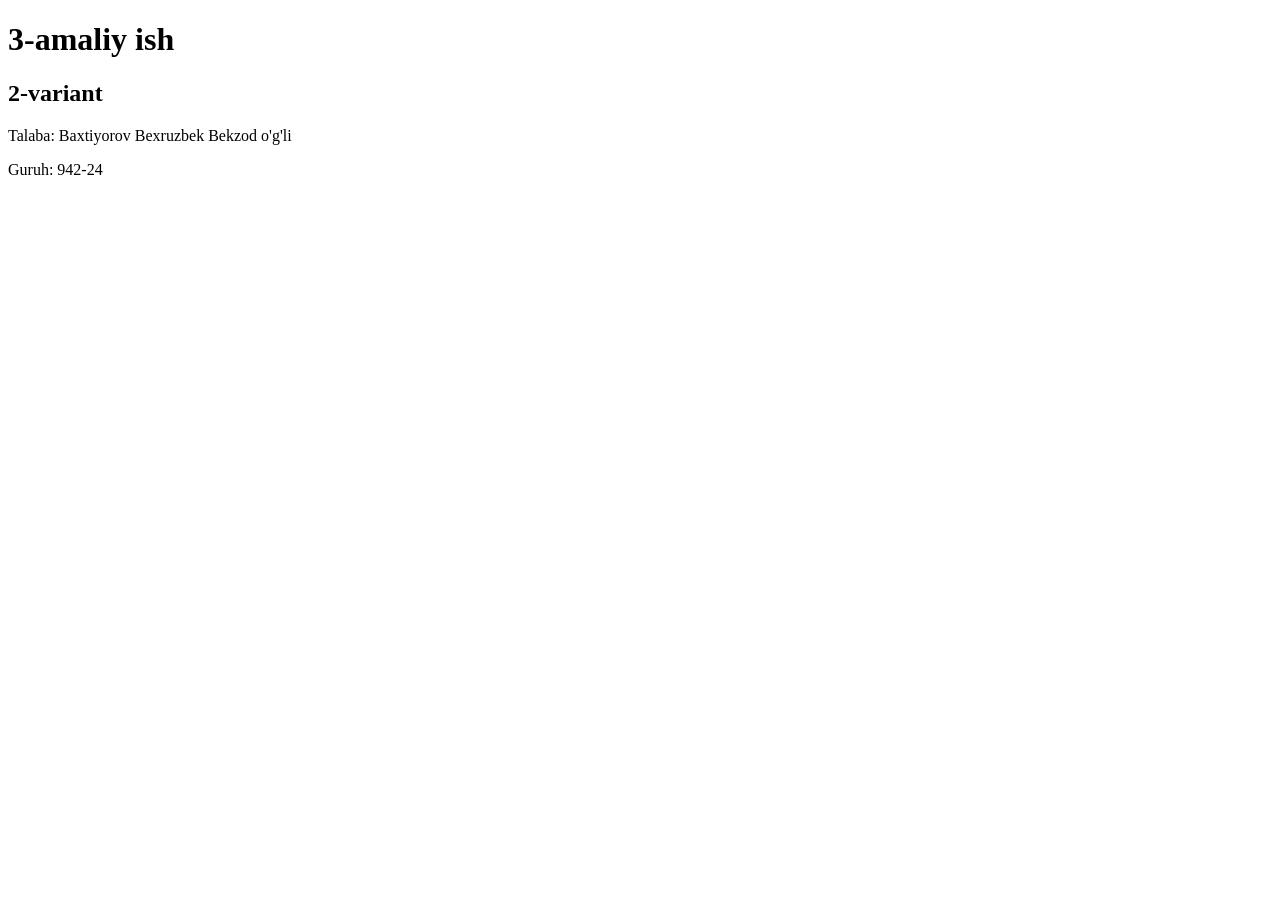
<file: 3-amaliyot/index.html>
<!DOCTYPE html>
<html lang="uz">
<head>
    <meta charset="UTF-8">
    <meta name="viewport" content="width=device-width, initial-scale=1.0">
    <title>Document</title>
</head>
<body>
    <h1>3-amaliy ish</h1>
    <h2>2-variant</h2>
    <p>Talaba: Baxtiyorov Bexruzbek Bekzod o'g'li</p>
    <p>Guruh: 942-24</p>
    <script src="js/masala1.js"></script>
    <script src="js/masala2.js"></script>
    <script src="js/masala3.js"></script>
    <script src="js/masala4.js"></script>
    <script src="js/masala5.js"></script>
</body>
</html>
</file>
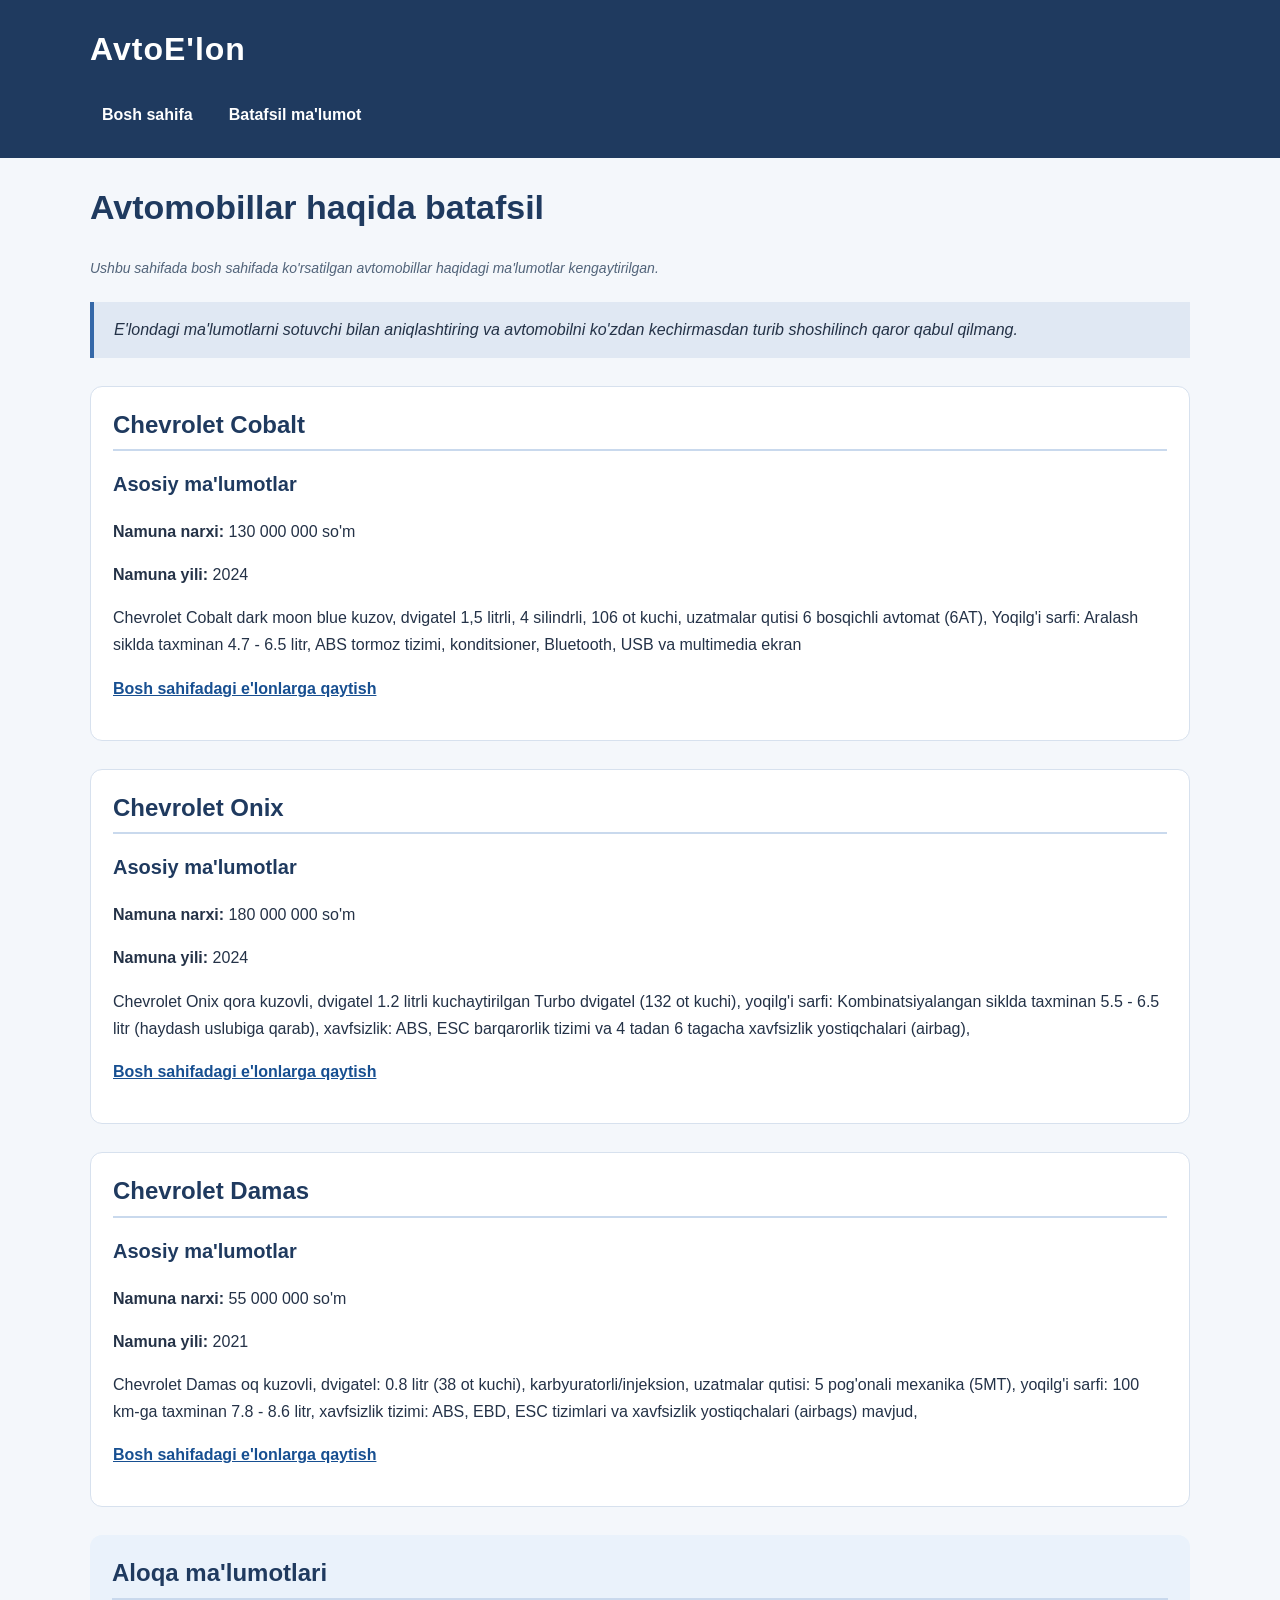
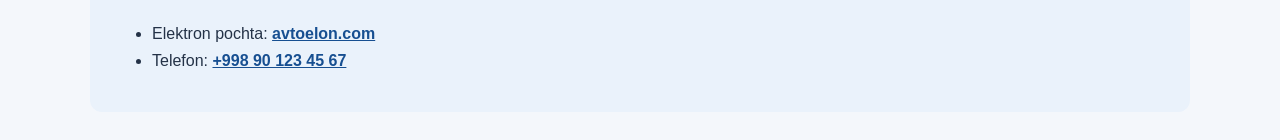
<file: 1-amaliyot/batafsil.html>
<!DOCTYPE html>
<html lang="uz">
<head>
    <meta charset="UTF-8">
    <meta name="viewport" content="width=device-width, initial-scale=1.0">
    <meta name="description" content="AvtoE'lon saytidagi avtomobillar haqida batafsil ma'lumot.">
    <title>AvtoE'lon</title>
    <link rel="stylesheet" href="style.css">
</head>
<body id="yuqori">
    <header class="site-header">
        <div class="container">
            <p class="brand">AvtoE'lon</p>
            <nav aria-label="Asosiy navigatsiya">
                <ul class="nav-list">
                    <li><a href="index.html">Bosh sahifa</a></li>
                    <li><a href="batafsil.html">Batafsil ma'lumot</a></li>
                </ul>
            </nav>
        </div>
    </header>
    <main class="container">
        <section>
            <h1>Avtomobillar haqida batafsil</h1>
            <p class="izoh">
                Ushbu sahifada bosh sahifada ko'rsatilgan avtomobillar haqidagi
                ma'lumotlar kengaytirilgan.
            </p>
            <blockquote>
                E'londagi ma'lumotlarni sotuvchi bilan aniqlashtiring va avtomobilni
                ko'zdan kechirmasdan turib shoshilinch qaror qabul qilmang.
            </blockquote>
        </section>
        <section id="cobalt" class="detail-card">
            <h2>Chevrolet Cobalt</h2>
            <h3>Asosiy ma'lumotlar</h3>
            <p><strong>Namuna narxi:</strong> 130 000 000 so'm</p>
            <p><strong>Namuna yili:</strong> 2024</p>
            <p>
                Chevrolet Cobalt dark moon blue kuzov, dvigatel 1,5 litrli, 4 silindrli, 106 ot kuchi, uzatmalar
                qutisi 6 bosqichli avtomat (6AT), Yoqilg'i sarfi: Aralash siklda taxminan 4.7 - 6.5 litr, ABS tormoz tizimi, konditsioner, Bluetooth, USB va multimedia ekran
            </p>
            <p><a href="index.html#avtomobillar">Bosh sahifadagi e'lonlarga qaytish</a></p>
        </section>
        <section id="onix" class="detail-card">
            <h2>Chevrolet Onix</h2>
            <h3>Asosiy ma'lumotlar</h3>
            <p><strong>Namuna narxi:</strong> 180 000 000 so'm</p>
            <p><strong>Namuna yili:</strong> 2024</p>
            <p>
                Chevrolet Onix qora kuzovli, dvigatel 1.2 litrli kuchaytirilgan Turbo dvigatel (132 ot kuchi), yoqilg'i sarfi: Kombinatsiyalangan siklda taxminan 5.5 - 6.5 litr (haydash uslubiga qarab), xavfsizlik: ABS, ESC barqarorlik tizimi va 4 tadan 6 tagacha xavfsizlik yostiqchalari (airbag), 
            </p>
            <p><a href="index.html#avtomobillar">Bosh sahifadagi e'lonlarga qaytish</a></p>
        </section>
        <section id="damas" class="detail-card">
            <h2>Chevrolet Damas</h2>
            <h3>Asosiy ma'lumotlar</h3>
            <p><strong>Namuna narxi:</strong> 55 000 000 so'm</p>
            <p><strong>Namuna yili:</strong> 2021</p>
            <p>
                Chevrolet Damas oq kuzovli, dvigatel: 0.8 litr (38 ot kuchi), karbyuratorli/injeksion, uzatmalar qutisi: 5 pog'onali mexanika (5MT), yoqilg'i sarfi: 100 km-ga taxminan 7.8 - 8.6 litr, xavfsizlik tizimi: ABS, EBD, ESC tizimlari va xavfsizlik yostiqchalari (airbags) mavjud, 
            </p>
            <p><a href="index.html#avtomobillar">Bosh sahifadagi e'lonlarga qaytish</a></p>
        </section>
        <section id="aloqa">
            <h2>Aloqa ma'lumotlari</h2>
            <ul>
                <li>Elektron pochta: <a href="mailto:info@avtoelon.com">avtoelon.com</a></li>
                <li>Telefon: <a href="tel:+998901234567">+998 90 123 45 67</a></li>
            </ul>
        </section>
    </main>
</body>
</html>
</file>
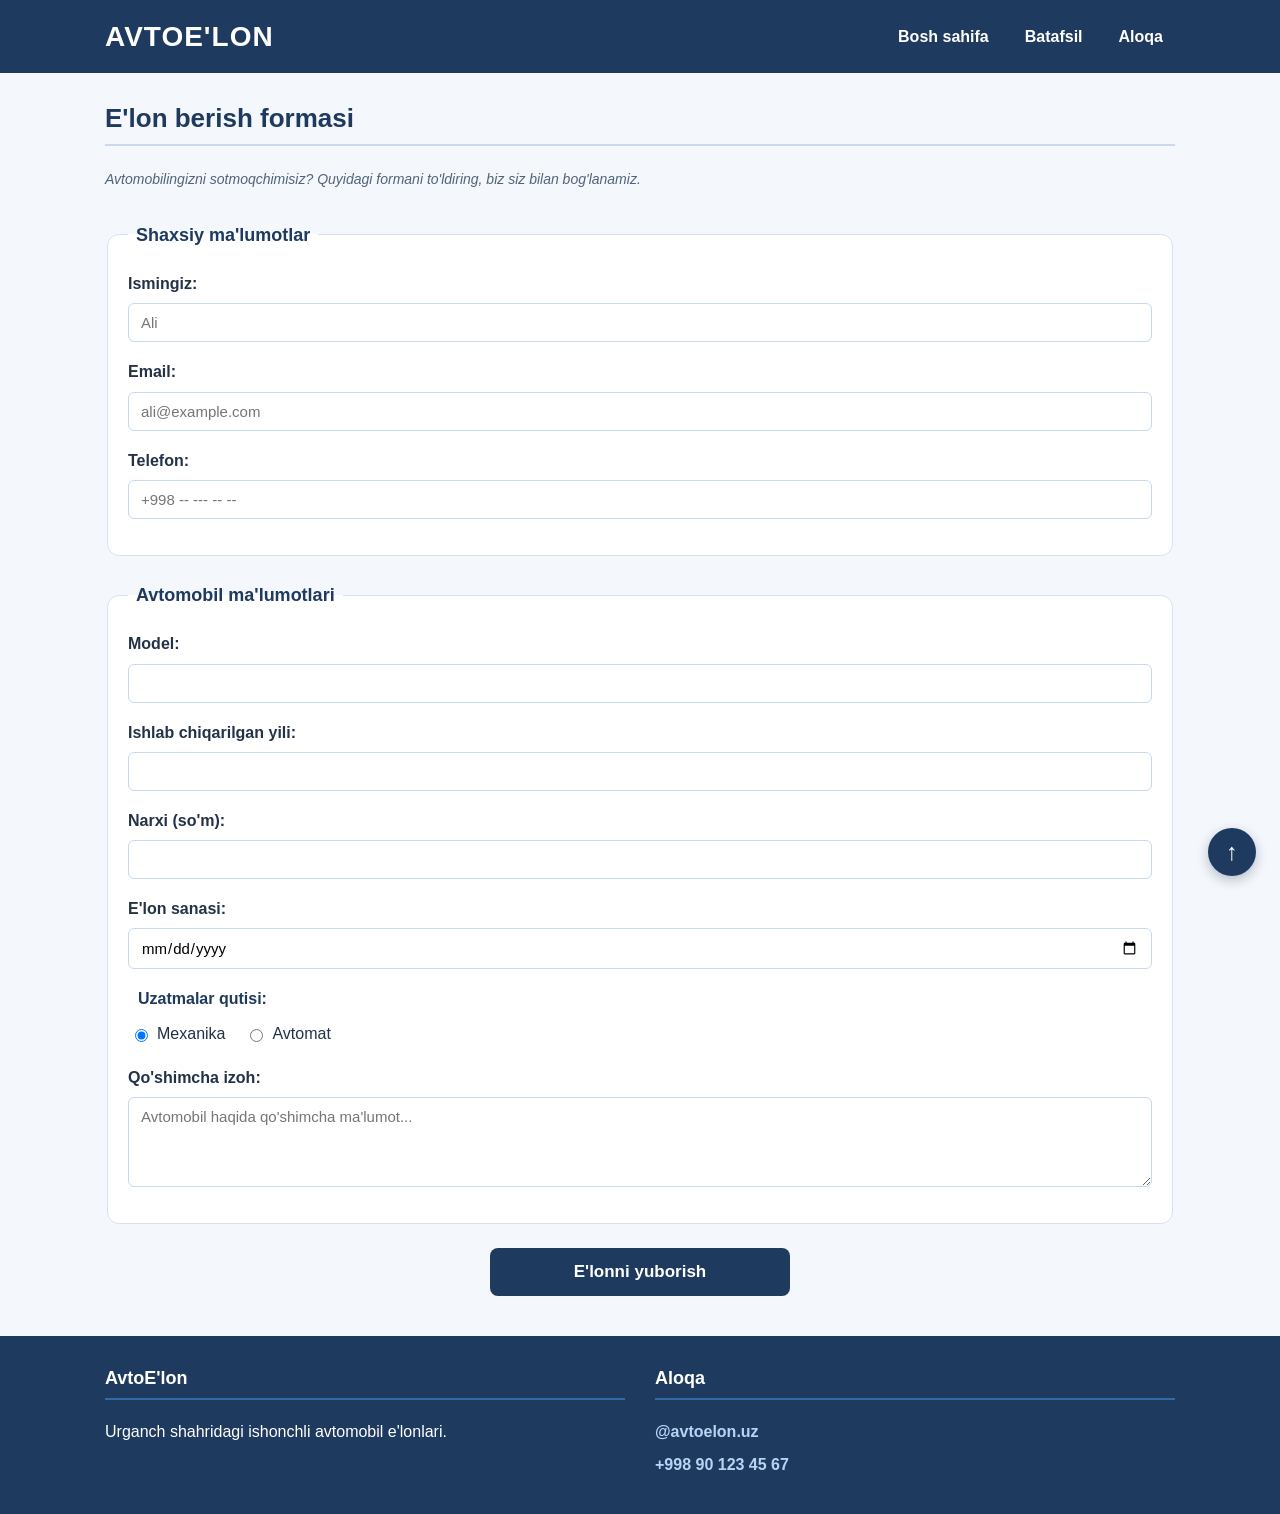
<file: 2-amaliyot/aloqa.html>
<!DOCTYPE html>
<html lang="uz">
<head>
    <meta charset="UTF-8">
    <meta name="viewport" content="width=device-width, initial-scale=1.0">
    <meta name="description" content="AvtoE'lon bilan bog'lanish — e'lon berish formasi.">
    <title>AvtoE'lon — Aloqa</title>
    <link rel="stylesheet" href="style.css">
</head>
<body id="yuqori">
    <header class="site-header">
        <div class="container header-inner">
            <h1 class="brand">AvtoE'lon</h1>
            <nav aria-label="Asosiy navigatsiya">
                <ul class="nav-list">
                    <li><a href="index.html">Bosh sahifa</a></li>
                    <li><a href="batafsil.html">Batafsil</a></li>
                    <li><a href="aloqa.html">Aloqa</a></li>
                </ul>
            </nav>
        </div>
    </header>
    <main class="container">
        <section>
            <h2>E'lon berish formasi</h2>
            <p class="izoh">
                Avtomobilingizni sotmoqchimisiz? Quyidagi formani to'ldiring,
                biz siz bilan bog'lanamiz.
            </p>
        </section>
        <section class="form-section">
            <form action="#" method="post">
                <fieldset>
                    <legend>Shaxsiy ma'lumotlar</legend>
                    <div class="form-group">
                        <label for="ism">Ismingiz:</label>
                        <input type="text" id="ism" name="ism" required placeholder="Ali">
                    </div>
                    <div class="form-group">
                        <label for="email">Email:</label>
                        <input type="email" id="email" name="email" required placeholder="ali@example.com">
                    </div>
                    <div class="form-group">
                        <label for="tel">Telefon:</label>
                        <input type="tel" id="tel" name="tel" required
                               pattern="+998 -- --- -- --"
                               placeholder="+998 -- --- -- --">
                    </div>
                </fieldset>
                <fieldset>
                    <legend>Avtomobil ma'lumotlari</legend>
                    <div class="form-group">
                        <label for="model">Model:</label>
                        <input type="number" id="model" name="model" required>
                    </div>
                    <div class="form-group">
                        <label for="yil">Ishlab chiqarilgan yili:</label>
                        <input type="number" id="yil" name="yil" min="1990" max="2026" required>
                    </div>
                    <div class="form-group">
                        <label for="narx">Narxi (so'm):</label>
                        <input type="number" id="narx" name="narx" min="0" step="1000000">
                    </div>
                    <div class="form-group">
                        <label for="sana">E'lon sanasi:</label>
                        <input type="date" id="sana" name="sana">
                    </div>
                    <fieldset class="radio-group">
                        <legend>Uzatmalar qutisi:</legend>
                        <label>
                            <input type="radio" name="quti" value="mexanika" checked>
                            Mexanika
                        </label>
                        <label>
                            <input type="radio" name="quti" value="avtomat">
                            Avtomat
                        </label>
                    </fieldset>
                    <div class="form-group">
                        <label for="izoh">Qo'shimcha izoh:</label>
                        <textarea id="izoh" name="izoh" rows="4"
                                  placeholder="Avtomobil haqida qo'shimcha ma'lumot..."></textarea>
                    </div>
                </fieldset>
                <button type="submit" class="submit-btn">E'lonni yuborish</button>
            </form>
        </section>
    </main>
    <footer class="site-footer">
        <div class="container footer-inner">
            <div class="footer-col">
                <h3>AvtoE'lon</h3>
                <p>Urganch shahridagi ishonchli avtomobil e'lonlari.</p>
            </div>
            <div class="footer-col">
                <h3>Aloqa</h3>
                <p><a href="mailto:info@avtoelon.uz">@avtoelon.uz</a></p>
                <p><a href="tel:+998901234567">+998 90 123 45 67</a></p>
            </div>
        </div>
    </footer>
    <a href="#yuqori" class="to-top" aria-label="Yuqoriga">↑</a>
</body>
</html>
</file>
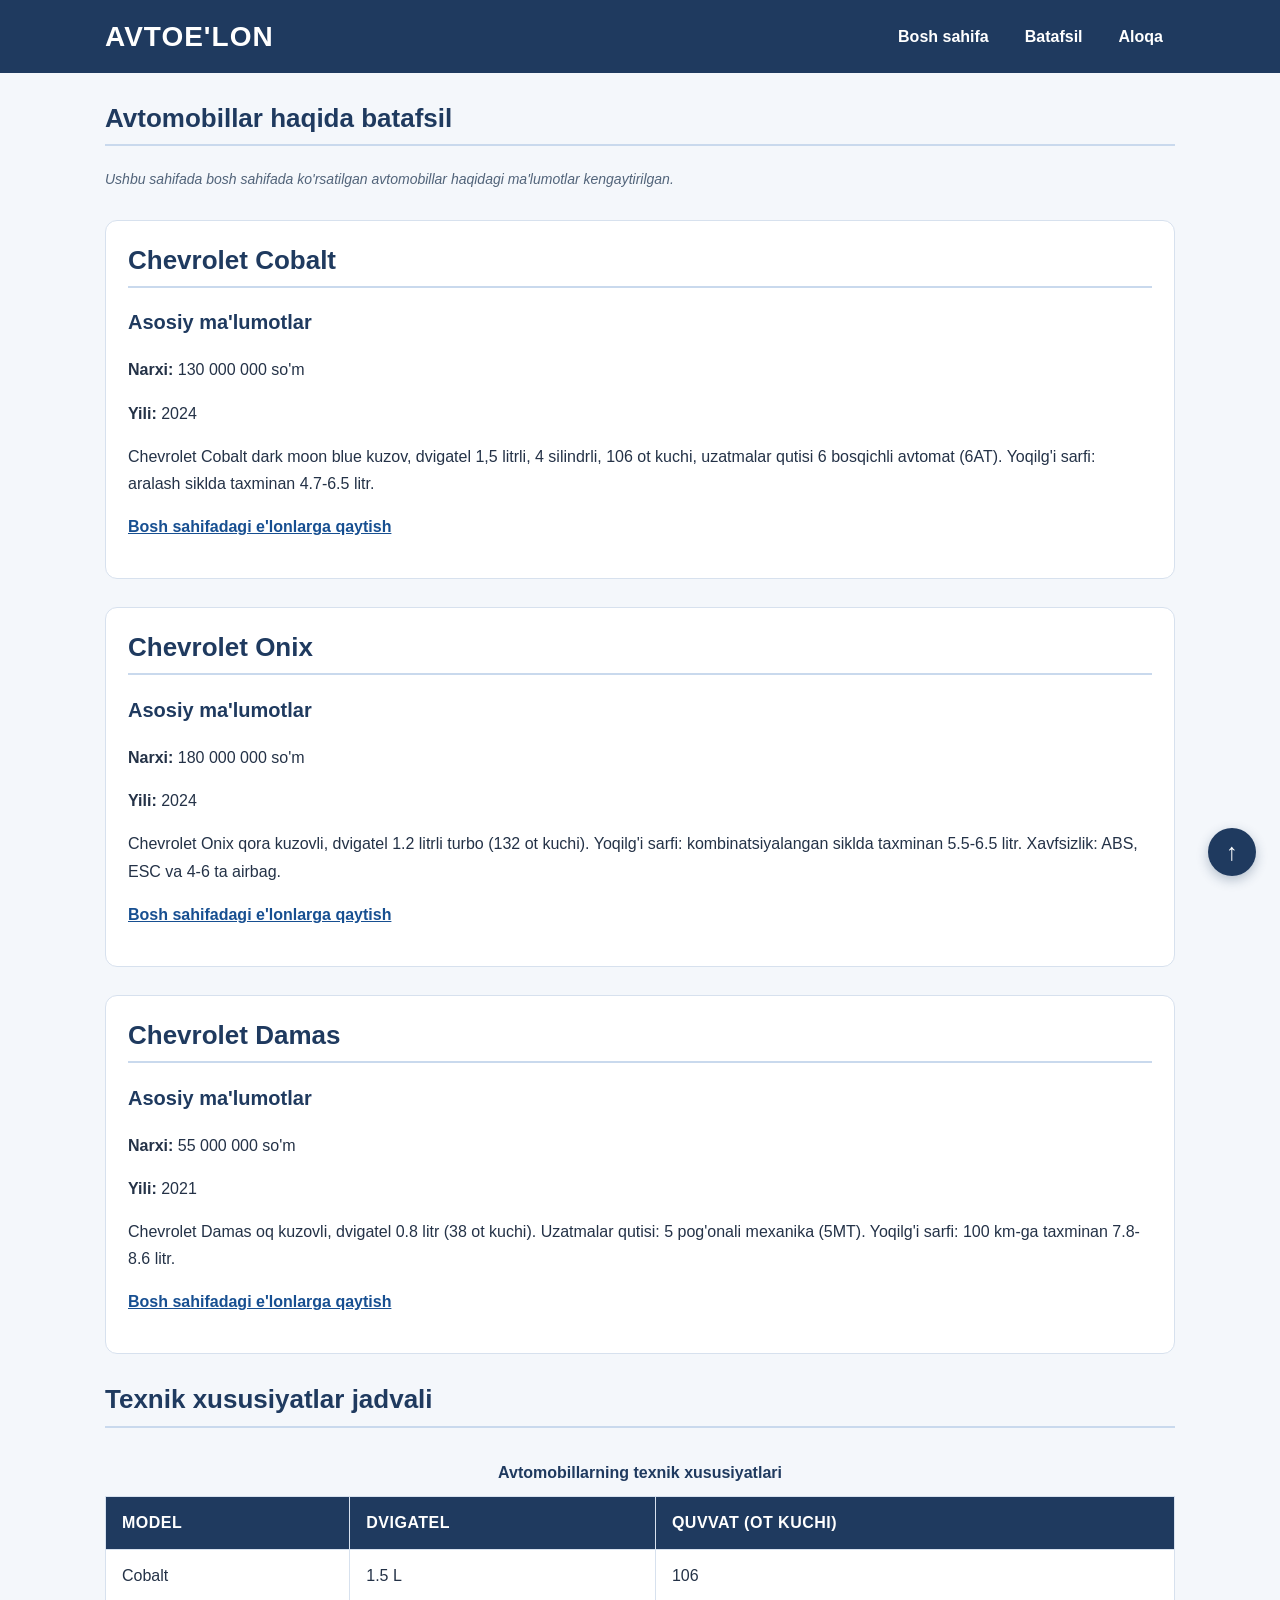
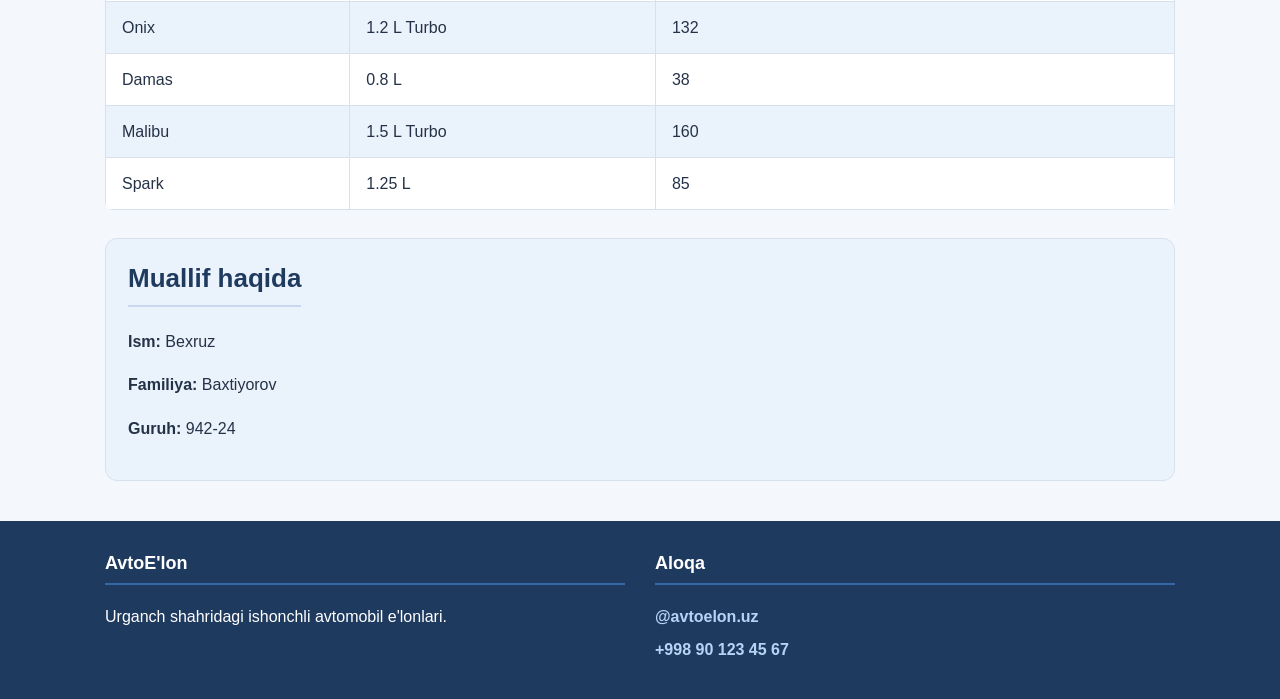
<file: 2-amaliyot/batafsil.html>
<!DOCTYPE html>
<html lang="uz">
<head>
    <meta charset="UTF-8">
    <meta name="viewport" content="width=device-width, initial-scale=1.0">
    <meta name="description" content="Avtomobillar haqida batafsil ma'lumot — AvtoE'lon.">
    <title>AvtoE'lon — Batafsil</title>
    <link rel="stylesheet" href="style.css">
</head>
<body id="yuqori">
    <header class="site-header">
        <div class="container header-inner">
            <h1 class="brand">AvtoE'lon</h1>
            <nav aria-label="Asosiy navigatsiya">
                <ul class="nav-list">
                    <li><a href="index.html">Bosh sahifa</a></li>
                    <li><a href="batafsil.html">Batafsil</a></li>
                    <li><a href="aloqa.html">Aloqa</a></li>
                </ul>
            </nav>
        </div>
    </header>
    <main class="container">
        <section>
            <h2>Avtomobillar haqida batafsil</h2>
            <p class="izoh">
                Ushbu sahifada bosh sahifada ko'rsatilgan avtomobillar haqidagi
                ma'lumotlar kengaytirilgan.
            </p>
        </section>
        <section id="cobalt" class="detail-card">
            <h2>Chevrolet Cobalt</h2>
            <h3>Asosiy ma'lumotlar</h3>
            <p><strong>Narxi:</strong> 130 000 000 so'm</p>
            <p><strong>Yili:</strong> 2024</p>
            <p>
                Chevrolet Cobalt dark moon blue kuzov, dvigatel 1,5 litrli,
                4 silindrli, 106 ot kuchi, uzatmalar qutisi 6 bosqichli avtomat (6AT).
                Yoqilg'i sarfi: aralash siklda taxminan 4.7-6.5 litr.
            </p>
            <p><a href="index.html#avtomobillar">Bosh sahifadagi e'lonlarga qaytish</a></p>
        </section>
        <section id="onix" class="detail-card">
            <h2>Chevrolet Onix</h2>
            <h3>Asosiy ma'lumotlar</h3>
            <p><strong>Narxi:</strong> 180 000 000 so'm</p>
            <p><strong>Yili:</strong> 2024</p>
            <p>
                Chevrolet Onix qora kuzovli, dvigatel 1.2 litrli turbo (132 ot kuchi).
                Yoqilg'i sarfi: kombinatsiyalangan siklda taxminan 5.5-6.5 litr.
                Xavfsizlik: ABS, ESC va 4-6 ta airbag.
            </p>
            <p><a href="index.html#avtomobillar">Bosh sahifadagi e'lonlarga qaytish</a></p>
        </section>
        <section id="damas" class="detail-card">
            <h2>Chevrolet Damas</h2>
            <h3>Asosiy ma'lumotlar</h3>
            <p><strong>Narxi:</strong> 55 000 000 so'm</p>
            <p><strong>Yili:</strong> 2021</p>
            <p>
                Chevrolet Damas oq kuzovli, dvigatel 0.8 litr (38 ot kuchi).
                Uzatmalar qutisi: 5 pog'onali mexanika (5MT).
                Yoqilg'i sarfi: 100 km-ga taxminan 7.8-8.6 litr.
            </p>
            <p><a href="index.html#avtomobillar">Bosh sahifadagi e'lonlarga qaytish</a></p>
        </section>
        <section>
            <h2>Texnik xususiyatlar jadvali</h2>
            <table class="price-table">
                <caption>Avtomobillarning texnik xususiyatlari</caption>
                <thead>
                    <tr>
                        <th>Model</th>
                        <th>Dvigatel</th>
                        <th>Quvvat (ot kuchi)</th>
                    </tr>
                </thead>
                <tbody>
                    <tr>
                        <td>Cobalt</td>
                        <td>1.5 L</td>
                        <td>106</td>
                    </tr>
                    <tr>
                        <td>Onix</td>
                        <td>1.2 L Turbo</td>
                        <td>132</td>
                    </tr>
                    <tr>
                        <td>Damas</td>
                        <td>0.8 L</td>
                        <td>38</td>
                    </tr>
                    <tr>
                        <td>Malibu</td>
                        <td>1.5 L Turbo</td>
                        <td>160</td>
                    </tr>
                    <tr>
                        <td>Spark</td>
                        <td>1.25 L</td>
                        <td>85</td>
                    </tr>
                </tbody>
            </table>
        </section>
        <aside class="author-box">
            <h2>Muallif haqida</h2>
            <p><strong>Ism:</strong> Bexruz</p>
            <p><strong>Familiya:</strong> Baxtiyorov</p>
            <p><strong>Guruh:</strong> 942-24</p>
        </aside>
    </main>
    <footer class="site-footer">
        <div class="container footer-inner">
            <div class="footer-col">
                <h3>AvtoE'lon</h3>
                <p>Urganch shahridagi ishonchli avtomobil e'lonlari.</p>
            </div>
            <div class="footer-col">
                <h3>Aloqa</h3>
                <p><a href="mailto:info@avtoelon.uz">@avtoelon.uz</a></p>
                <p><a href="tel:+998901234567">+998 90 123 45 67</a></p>
            </div>
        </div>
    </footer>
    <a href="#yuqori" class="to-top" aria-label="Yuqoriga">↑</a>
</body>
</html>
</file>
<file: 1-amaliyot/style.css>
:root {
    --asosiy: #1f3a5f;
    --ikkinchi: #3568a8;
    --och: #eaf2fb;
    --matn: #243247;
}
* {
    box-sizing: border-box;
}
html {
    scroll-behavior: smooth;
}
body {
    margin: 0;
    background: #f4f7fb;
    color: var(--matn);
    font-family: Arial, Helvetica, sans-serif;
    font-size: 16px;
    line-height: 1.7;
}
.container {
    width: 92%;
    max-width: 1100px;
    margin: 0 auto;
}
.site-header {
    padding: 22px 0;
    background: var(--asosiy);
    color: white;
}
.brand {
    margin: 0;
    font-size: 32px;
    font-weight: bold;
    letter-spacing: 1px;
}
.nav-list {
    display: flex;
    flex-wrap: wrap;
    gap: 12px;
    margin: 18px 0 0;
    padding: 0;
    list-style: none;
}
nav a {
    display: inline-block;
    padding: 7px 12px;
    border-radius: 6px;
    color: white;
    text-decoration: none;
}
nav a:visited {
    color: white;
}
nav a:hover {
    background: var(--ikkinchi);
    color: white;
    text-decoration: underline;
}
h1 {
    color: var(--asosiy);
    font-size: 34px;
    line-height: 1.25;
}
h2,
h3 {
    color: var(--asosiy);
    line-height: 1.35;
}
h2 {
    margin-top: 0;
    padding-bottom: 8px;
    border-bottom: 2px solid #c9d9ed;
}
h3 {
    font-size: 20px;
}
p {
    margin: 0 0 16px;
}
a {
    color: #174f91;
    font-weight: 600;
}
a:visited {
    color: #68428a;
}
a:hover {
    color: #0c3261;
}
.intro,
main > section {
    margin-top: 28px;
    margin-bottom: 28px;
}
.intro {
    padding: 24px;
    border-left: 5px solid var(--ikkinchi);
    border-radius: 12px;
    background: white;
}
.izoh {
    color: #52647a;
    font-size: 14px;
    font-style: italic;
}
blockquote {
    margin: 22px 0;
    padding: 14px 20px;
    border-left: 4px solid var(--ikkinchi);
    background: rgba(53, 104, 168, 0.1);
    font-style: italic;
}
.car-grid {
    display: flex;
    flex-wrap: wrap;
    gap: 20px;
}
.car-card {
    flex: 1 1 250px;
    padding: 20px;
    border: 1px solid #d7e1ee;
    border-radius: 12px;
    background: white;
    box-shadow: 0 4px 12px rgba(31, 58, 95, 0.08);
}
.car-card h3 {
    margin-top: 8px;
}
.detail-card,
.author-box {
    margin-top: 24px;
    padding: 22px;
    border: 1px solid #d7e1ee;
    border-radius: 12px;
    background: white;
}
#aloqa {
    padding: 22px;
    border-radius: 12px;
    background: var(--och);
}
</file>
<file: 2-amaliyot/style.css>
:root {
    --asosiy: #1f3a5f;
    --ikkinchi: #3568a8;
    --och: #eaf2fb;
    --matn: #243247;
    --oq: #ffffff;
    --xato: #d9534f;
}
*,
*::before,
*::after {
    box-sizing: border-box;
}
html {
    scroll-behavior: smooth;
}
body {
    margin: 0;
    background: #f4f7fb;
    color: var(--matn);
    font-family: Arial, Helvetica, sans-serif;
    font-size: 16px;
    line-height: 1.7;
}
.container {
    width: 92%;
    max-width: 1100px;
    margin: 0 auto;
    padding: 0 15px;
}
.site-header {
    position: sticky;
    top: 0;
    z-index: 100;
    background: var(--asosiy);
    color: var(--oq);
    padding: 16px 0;
}
.header-inner {
    display: flex;
    justify-content: space-between;
    align-items: center;
    gap: 20px;
}
.brand {
    margin: 0;
    font-size: 28px;
    font-weight: bold;
    letter-spacing: 1px;
    text-transform: uppercase;
    color: var(--oq);
}
.nav-list {
    display: flex;
    justify-content: space-between;
    align-items: center;
    gap: 12px;
    margin: 0;
    padding: 0;
    list-style: none;
}
nav a {
    display: inline-block;
    padding: 7px 12px;
    border-radius: 6px;
    color: var(--oq);
    text-decoration: none;
    transition: background 0.2s;
}
nav a:visited {
    color: var(--oq);
}
nav a:hover {
    background: var(--ikkinchi);
    text-decoration: underline;
}
h1, h2, h3 {
    color: var(--asosiy);
    line-height: 1.35;
}
h1 {
    font-size: 34px;
}
h2 {
    font-size: 26px;
    margin-top: 0;
    padding-bottom: 8px;
    border-bottom: 2px solid #c9d9ed;
}
h3 {
    font-size: 20px;
}
p {
    margin: 0 0 16px;
}
.izoh {
    color: #52647a;
    font-size: 14px;
    font-style: italic;
}
blockquote {
    margin: 22px 0;
    padding: 14px 20px;
    border-left: 4px solid var(--ikkinchi);
    background: rgba(53, 104, 168, 0.1);
    font-style: italic;
}
mark {
    padding: 1px 4px;
    background: rgb(255, 226, 145);
    color: var(--matn);
}
a {
    color: #174f91;
    font-weight: 600;
}
a:visited {
    color: #68428a;
}
a:hover {
    color: #0c3261;
}
.intro,
main > section {
    margin-top: 28px;
    margin-bottom: 28px;
}
.intro {
    padding: 24px;
    border-left: 5px solid var(--ikkinchi);
    border-radius: 12px;
    background: var(--oq);
}
.price-table {
    width: 100%;
    border-collapse: collapse;
    margin: 20px 0;
    background: var(--oq);
    border-radius: 8px;
    overflow: hidden;
}
.price-table caption {
    caption-side: top;
    font-weight: bold;
    padding: 10px;
    color: var(--asosiy);
}
.price-table th,
.price-table td {
    padding: 12px 16px;
    border: 1px solid #d7e1ee;
    text-align: left;
}
.price-table thead th {
    background: var(--asosiy);
    color: var(--oq);
    text-transform: uppercase;
    letter-spacing: 0.5px;
}
.price-table tbody tr:nth-child(even) {
    background: var(--och);
}
.price-table tbody tr:hover {
    background: #d8e6f7;
}
.car-grid {
    display: flex;
    flex-wrap: wrap;
    gap: 20px;
    margin: 20px 0;
}
.car-card {
    position: relative;
    flex: 1 1 280px;
    padding: 16px 20px;
    border: 1px solid #d7e1ee;
    border-radius: 12px;
    background: var(--oq);
    box-shadow: 0 4px 12px rgba(31, 58, 95, 0.08);
    transition: transform 0.2s, box-shadow 0.2s;
}
.car-card:hover {
    transform: translateY(-3px);
    box-shadow: 0 8px 20px rgba(31, 58, 95, 0.15);
}
.car-card h3 {
    margin-top: 8px;
}
.badge.sale {
    background: var(--xato);
}
.car-card img {
    width: 100%;
    max-width: 400px;
    height: 200px;
    object-fit: cover;
    border-radius: 8px;
}
.detail-card,
.author-box {
    position: relative;
    margin-top: 24px;
    padding: 22px;
    border: 1px solid #d7e1ee;
    border-radius: 12px;
    background: var(--oq);
}
.author-box {
    background: var(--och);
}
.sidebar {
    padding: 22px;
    margin: 28px 0;
    border-radius: 12px;
    background: var(--och);
    border-left: 5px solid var(--ikkinchi);
}
dt {
    margin-top: 12px;
    color: var(--asosiy);
    font-weight: bold;
}
dd {
    margin-left: 22px;
}
figure {
    margin: 0 0 16px;
}
figcaption {
    font-size: 14px;
    color: #52647a;
    margin-top: 6px;
}
iframe {
    max-width: 100%;
    border: none;
    border-radius: 8px;
}
.form-section {
    margin: 28px 0;
}
fieldset {
    border: 1px solid #d7e1ee;
    border-radius: 12px;
    padding: 20px;
    margin-bottom: 24px;
    background: var(--oq);
}
legend {
    padding: 0 8px;
    font-weight: bold;
    color: var(--asosiy);
    font-size: 18px;
}
.form-group {
    display: flex;
    flex-direction: column;
    gap: 6px;
    margin-bottom: 16px;
}
.form-group label {
    font-weight: bold;
    color: var(--matn);
}
.form-group input,
.form-group select,
.form-group textarea {
    padding: 10px 12px;
    border: 1px solid #c9d9ed;
    border-radius: 6px;
    font-size: 15px;
    font-family: inherit;
    background: var(--oq);
}
.form-group input:focus,
.form-group select:focus,
.form-group textarea:focus {
    outline: none;
    border-color: var(--ikkinchi);
    box-shadow: 0 0 0 3px rgba(53, 104, 168, 0.2);
}
.radio-group {
    display: flex;
    gap: 20px;
    border: none;
    padding: 0;
    margin-bottom: 16px;
}
.radio-group legend {
    font-size: 16px;
    margin-bottom: 8px;
    width: 100%;
}
.radio-group label {
    display: flex;
    align-items: center;
    gap: 6px;
    font-weight: normal;
}
.checkbox-group {
    flex-direction: row;
    align-items: center;
}
.submit-btn {
    display: block;
    width: 100%;
    max-width: 300px;
    margin: 20px auto 0;
    padding: 14px 24px;
    border: none;
    border-radius: 8px;
    background: var(--asosiy);
    color: var(--oq);
    font-size: 17px;
    font-weight: bold;
    cursor: pointer;
    transition: background 0.2s;
}
.submit-btn:hover {
    background: var(--ikkinchi);
}
.site-footer {
    margin-top: 40px;
    padding: 30px 0;
    background: var(--asosiy);
    color: var(--oq);
}
.footer-inner {
    display: flex;
    flex-wrap: wrap;
    gap: 30px;
}
.footer-col {
    flex: 1 1 250px;
}
.footer-col h3 {
    color: var(--oq);
    font-size: 18px;
    margin-top: 0;
    border-bottom: 2px solid var(--ikkinchi);
    padding-bottom: 8px;
}
.footer-col p {
    margin: 6px 0;
}
.footer-col a {
    color: #b8d4f5;
    text-decoration: none;
}
.footer-col a:visited {
    color: #c5b8f5;
}
.footer-col a:hover {
    color: var(--oq);
    text-decoration: underline;
}
.to-top {
    position: fixed;
    bottom: 24px;
    right: 24px;
    z-index: 200;
    width: 48px;
    height: 48px;
    display: flex;
    justify-content: center;
    align-items: center;
    border-radius: 50%;
    background: var(--asosiy);
    color: var(--oq);
    font-size: 24px;
    font-weight: bold;
    text-decoration: none;
    box-shadow: 0 4px 12px rgba(31, 58, 95, 0.3);
    transition: background 0.2s, transform 0.2s;
}
.to-top:hover {
    background: var(--ikkinchi);
    color: var(--oq);
    transform: translateY(-3px);
}
.author-box {
    display: flex;
    flex-direction: column;
    justify-content: center;
    align-items: flex-start;
}
@media (max-width: 600px) {
    .header-inner {
        flex-direction: column;
        gap: 12px;
    }
    .brand {
        font-size: 24px;
    }
    .nav-list {
        flex-wrap: wrap;
        justify-content: center;
    }
    h1 {
        font-size: 26px;
    }
    h2 {
        font-size: 22px;
    }
    .price-table th,
    .price-table td {
        padding: 8px 10px;
        font-size: 14px;
    }
    .car-card {
        flex: 1 1 100%;
    }
    .footer-inner {
        flex-direction: column;
    }
}
</file>
